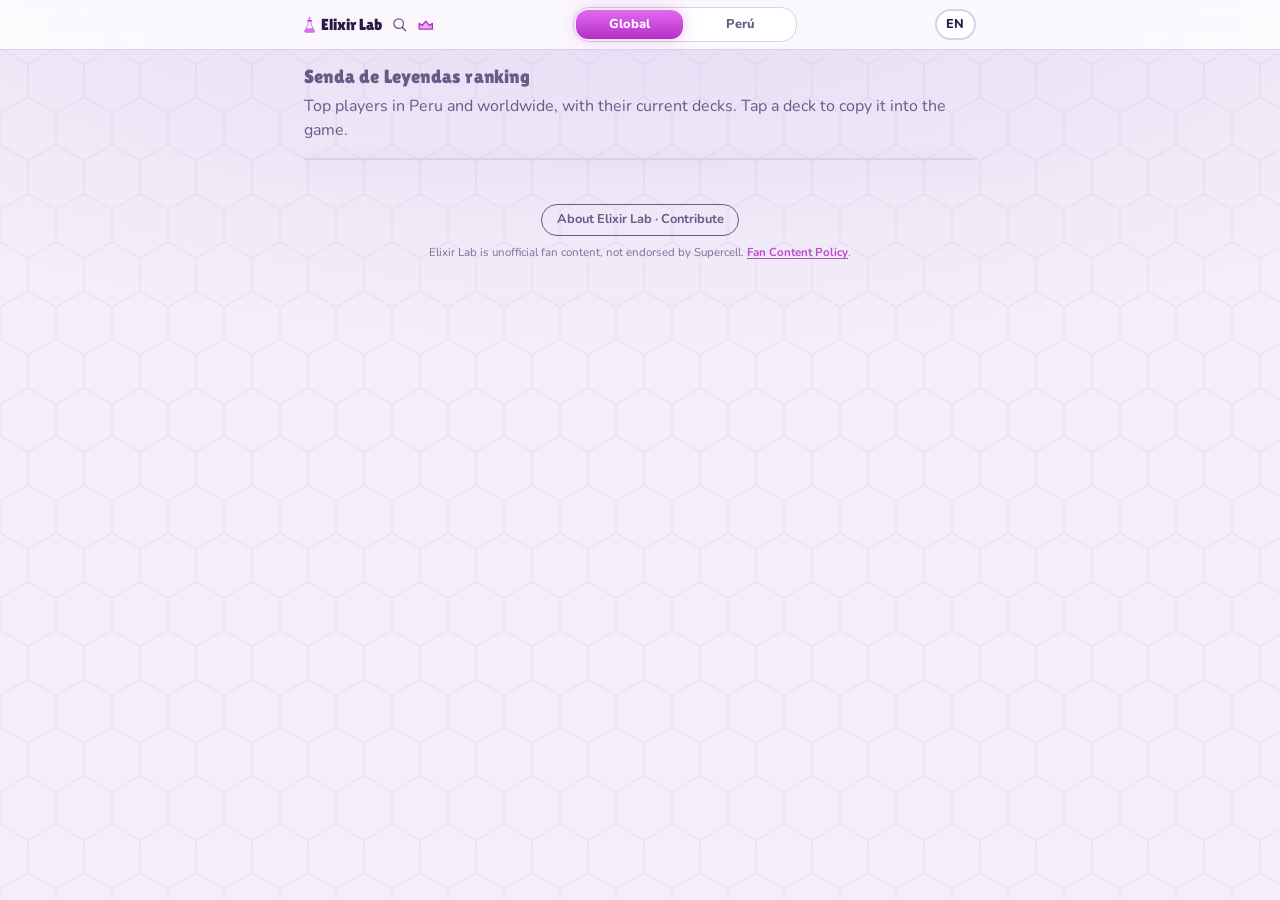
<file: docs/ranking.html>
<!doctype html>
<html lang="es">
<head>
<meta charset="utf-8">
<meta name="viewport" content="width=device-width, initial-scale=1, viewport-fit=cover">
<title>Ranking de Senda de Leyendas · Elixir Lab</title>
<link rel="preconnect" href="https://fonts.googleapis.com">
<link rel="preconnect" href="https://fonts.gstatic.com" crossorigin>
<link href="https://fonts.googleapis.com/css2?family=Lilita+One&family=Nunito:wght@400;600;700;800&display=swap" rel="stylesheet">
<link rel="stylesheet" href="css/jugador.css?v=67">
<link rel="stylesheet" href="css/ranking.css?v=71">
</head>
<body>
<nav id="barraFija" class="barra-fija" aria-label="Navegación">
  <div class="barra-nav">
    <a class="brand-mini" href="./"><svg class="logo-mini" viewBox="-34 -56 68 100" aria-hidden="true"><path d="M-9 -26 L-9 -6 L-30 34 C-32 39 -29 42 -24 42 L24 42 C29 42 32 39 30 34 L9 -6 L9 -26 Z" fill="none" style="stroke:var(--elixir)" stroke-width="4" stroke-linejoin="round"/><path d="M-20 18 L20 18 L28 35 C29 38 27 40 24 40 L-24 40 C-27 40 -29 38 -28 35 Z" style="fill:var(--elixir-2)"/><rect x="-14" y="-32" width="28" height="7" rx="2" style="fill:var(--elixir)"/><path d="M0 -54 C4 -48 7 -44 7 -40 C7 -36 4 -34 0 -34 C-4 -34 -7 -36 -7 -40 C-7 -44 -4 -48 0 -54 Z" style="fill:var(--elixir-2)"/></svg><span>Elixir Lab</span></a>
    <a class="nav-link" href="jugador.html" aria-label="Laboratorio" data-en-label="Lab"><svg class="nav-ico" viewBox="0 0 24 24" aria-hidden="true"><circle cx="10.5" cy="10.5" r="6.5" fill="none" stroke="currentColor" stroke-width="1.8"/><path d="M15.5 15.5 L20 20" fill="none" stroke="currentColor" stroke-width="2" stroke-linecap="round"/></svg></a>
    <a class="nav-link" href="ranking.html" aria-current="page" aria-label="Clasificación" data-en-label="Ranking"><svg class="nav-ico" viewBox="0 0 24 24" aria-hidden="true"><path d="M3 18 L3 10 7 13 12 7 17 13 21 10 21 18Z" fill="currentColor" fill-opacity=".18" stroke="currentColor" stroke-width="1.8" stroke-linejoin="round"/></svg></a>
  </div>
  <div class="pulsador pestanas barra-ambito" role="tablist" aria-label="Ámbito" data-en-label="Scope">
    <button type="button" role="tab" data-ambito="global" aria-pressed="true" aria-selected="true" data-en="Global">Global</button>
    <button type="button" role="tab" data-ambito="pe" aria-pressed="false" aria-selected="false" data-en="Perú">Perú</button>
  </div>
  <div class="barra-acciones">
    <button id="subir" class="subir" type="button" aria-label="Subir" data-en-label="Back to top" hidden><svg viewBox="0 0 24 24" width="16" height="16" fill="none" stroke="currentColor" stroke-width="1.8" stroke-linecap="round" stroke-linejoin="round" aria-hidden="true"><path d="m6 15 6-6 6 6"/></svg></button>
    <button id="idioma" class="idioma" type="button" aria-label="Change language to English" data-en-label="Cambiar el idioma a español">EN</button>
  </div>
</nav>
<main>  
  <header class="cabecera">
    <h1 data-en="Senda de Leyendas ranking">Ranking de Senda de Leyendas</h1>
    <p class="intro" data-en="Top players in Peru and worldwide, with their current decks. Tap a deck to copy it into the game.">Top de jugadores en Perú y en el mundo, con los mazos que usan ahora. Pulsa un mazo para copiarlo al juego.</p>
    <p id="foto" class="foto"></p>
  </header>

  <section id="ranking">
  <div class="tabla-envoltorio">
    <div class="ranking-cabecera">
      <span data-en="Pos.">Puesto</span>
      <span data-en="Move">Mov.</span>
      <span data-en="Player">Jugador</span>
      <span>Rating</span>
      <span data-en="Clan">Clan</span>
    </div>
    <div id="tabla-ranking"></div>
  </div>
  <div class="paginado">
    <p id="contador" class="contador"></p>
    <button id="verMasRanking" class="ver-mas" type="button" data-en="Show more" hidden>Ver más</button>
  </div>
</section>

  <footer class="pie">
    <a class="pie-acerca" href="index.html?acerca=1" data-en="About Elixir Lab · Contribute">Acerca de Elixir Lab · Colabora</a>
    <p class="pie-legal"><span data-en="Elixir Lab is unofficial fan content, not endorsed by Supercell.">Elixir Lab es contenido no oficial y no está respaldado por Supercell.</span> <a href="https://www.supercell.com/fan-content-policy" target="_blank" rel="noopener" data-en="Fan Content Policy">Política de contenido de fans</a>.</p>
</footer>
</main>
<script src="js/ranking.js?v=67" type="module"></script>
<script src="js/i18n.js?v=10" type="module"></script>
<script type="module">
  import { aplicar, alternar } from './js/i18n.js?v=8';
  aplicar();
  document.getElementById('idioma').addEventListener('click', alternar);
</script>
</body>
</html>
</file>
<file: docs/css/jugador.css>
:root{
  --bg:#F3EEF8; --surface:#FFFFFF; --ink:#2A1846; --muted:#6B5A86;
  --elixir:#B52FC7; --elixir-2:#E06AF0; --gold:#C98A12; --ok:#1E9A5A; --bad:#D2344A;
  --line:#DCCFEA; --track:#E7DCF2;
  --glass:rgba(255,255,255,.78); --glow:rgba(181,47,199,.28); --bg2:#E6D9F5; --hex:url("data:image/svg+xml,%3Csvg%20xmlns%3D%22http%3A//www.w3.org/2000/svg%22%20width%3D%2256%22%20height%3D%2297%22%20viewBox%3D%220%200%2056%2097%22%3E%3Cpath%20d%3D%22M28%200%20L56%2016%20L56%2048%20L28%2064%20L0%2048%20L0%2016%20Z%20M28%2064%20L28%2097%22%20fill%3D%22none%22%20stroke%3D%22rgba%28120%2C70%2C170%2C0.10%29%22%20stroke-width%3D%221%22/%3E%3C/svg%3E");
  color-scheme: light;
  box-sizing:border-box;
  padding-top:env(safe-area-inset-top,0px);
  padding-bottom:env(safe-area-inset-bottom,0px);
}
@media (prefers-color-scheme: dark){
  :root:not([data-theme="light"]){
    --bg:#170D27; --surface:#241638; --ink:#F2EAFB; --muted:#B4A3CC;
    --elixir:#D255E4; --elixir-2:#F08CFB; --gold:#F2C14E; --ok:#4FD18C; --bad:#FF6B7D;
    --line:#3A2754; --track:#33224B;
    --glass:rgba(36,22,56,.72); --glow:rgba(210,85,228,.38); --bg2:#2E1650; --hex:url("data:image/svg+xml,%3Csvg%20xmlns%3D%22http%3A//www.w3.org/2000/svg%22%20width%3D%2256%22%20height%3D%2297%22%20viewBox%3D%220%200%2056%2097%22%3E%3Cpath%20d%3D%22M28%200%20L56%2016%20L56%2048%20L28%2064%20L0%2048%20L0%2016%20Z%20M28%2064%20L28%2097%22%20fill%3D%22none%22%20stroke%3D%22rgba%28200%2C150%2C255%2C0.07%29%22%20stroke-width%3D%221%22/%3E%3C/svg%3E");
    color-scheme: dark;
  }
}
:root[data-theme="dark"]{
  --bg:#170D27; --surface:#241638; --ink:#F2EAFB; --muted:#B4A3CC;
  --elixir:#D255E4; --elixir-2:#F08CFB; --gold:#F2C14E; --ok:#4FD18C; --bad:#FF6B7D;
  --line:#3A2754; --track:#33224B;
  --glass:rgba(36,22,56,.72); --glow:rgba(210,85,228,.38); --bg2:#2E1650; --hex:url("data:image/svg+xml,%3Csvg%20xmlns%3D%22http%3A//www.w3.org/2000/svg%22%20width%3D%2256%22%20height%3D%2297%22%20viewBox%3D%220%200%2056%2097%22%3E%3Cpath%20d%3D%22M28%200%20L56%2016%20L56%2048%20L28%2064%20L0%2048%20L0%2016%20Z%20M28%2064%20L28%2097%22%20fill%3D%22none%22%20stroke%3D%22rgba%28200%2C150%2C255%2C0.07%29%22%20stroke-width%3D%221%22/%3E%3C/svg%3E");
  color-scheme: dark;
}

/* ===== Base compartida con Elixir Lab ===== */
*,*::before,*::after{box-sizing:inherit}
html{height:100%;scroll-padding-top:env(safe-area-inset-top,0px)}
body{margin:0;min-height:100%;background-color:var(--bg);background-image:var(--hex),radial-gradient(120% 70% at 50% -10%,var(--bg2),var(--bg) 70%);background-attachment:fixed;color:var(--ink);
  font-family:"Nunito",system-ui,-apple-system,"Segoe UI",sans-serif;line-height:1.5}
main{max-width:30rem;margin:0 auto;padding:1.25rem 1rem 2rem}
h1,h2,h3,.display{font-family:"Lilita One","Arial Rounded MT Bold","Trebuchet MS",sans-serif;font-weight:400;letter-spacing:.01em;margin:0}
h1{font-size:1.2rem;line-height:1.25;color:var(--muted);margin:0 0 .35rem}
h2{font-size:1.6rem;line-height:1.15}
h3{font-size:1.15rem;margin-bottom:.15rem}
p{margin:.25rem 0 1rem;color:var(--muted)}
:focus-visible{outline:3px solid var(--elixir-2);outline-offset:2px}

/* ===== Tokens de las gráficas (derivados del Lab) ===== */
:root{
  --dato:var(--elixir); --ref:var(--gold); --superficie:var(--surface); --superficie-2:var(--track);
  --texto:var(--ink); --texto-suave:var(--muted); --borde:var(--line);
  --rejilla:var(--track); --separador:var(--line); --vacio:var(--track); --bisel:var(--ink);
  --neutro:#E3D7EE;
  --franja-tilt:rgba(210,52,74,.13); --tinta-tilt:var(--bad);
  --franja-buena:rgba(30,154,90,.13); --tinta-buena:var(--ok);
  --franja-mala:rgba(107,90,134,.14); --tinta-mala:var(--muted);
}
@media (prefers-color-scheme: dark){
  :root:not([data-theme="light"]){
    --neutro:#45335E; --bisel:#B4A3CC;
    --franja-tilt:rgba(255,107,125,.16); --franja-buena:rgba(79,209,140,.14); --franja-mala:rgba(180,163,204,.14);
  }
}

/* ===== Cabecera ===== */
.brand{display:flex;align-items:center;gap:.45rem;font-family:"Lilita One","Arial Rounded MT Bold",sans-serif;font-size:1.35rem;color:var(--ink);text-decoration:none}
.brand .logo{width:1.05em;height:1.55em;flex:none;overflow:visible}
.brand:hover{color:var(--elixir)}

/* ===== Buscador ===== */
.buscador{display:flex;gap:.5rem;margin:.5rem 0 0}
.buscador input{flex:1;min-width:0;font:inherit;font-weight:800;font-size:1.05rem;letter-spacing:.04em;
  padding:.8rem .9rem;border:2px solid var(--line);border-radius:1rem;background:var(--surface);color:var(--ink)}
.buscador input:focus{border-color:var(--elixir);outline:none;box-shadow:0 0 0 4px var(--glow)}
.btn{border:0;border-radius:1rem;padding:.8rem 1.1rem;font:inherit;font-weight:800;font-size:1rem;cursor:pointer;
  background:var(--elixir);color:#fff}
.btn:disabled{opacity:.6;cursor:progress}
.error{color:var(--bad);font-weight:700;margin:.75rem 0 0}
.oculto{position:absolute;width:1px;height:1px;overflow:hidden;clip:rect(0 0 0 0)}

/* ===== Seguidos ===== */
.atajos{display:flex;flex-wrap:wrap;gap:.4rem;margin:.75rem 0 0}
.atajos button{border:1.5px solid var(--line);background:var(--surface);color:var(--ink);font:inherit;font-weight:700;font-size:.85rem;
  padding:.3rem .75rem;border-radius:999px;cursor:pointer}
.atajos button[aria-current="true"]{border-color:var(--elixir);color:var(--elixir)}
.jugador-fila{display:flex;align-items:center;justify-content:space-between;gap:.75rem}
.identidad{display:flex;align-items:center;gap:.75rem;min-width:0}
.liga-bloque{display:flex;flex-direction:column;align-items:center;flex:none;color:var(--ink)}
.liga-bloque[hidden]{display:none}
.escudo{width:3.4rem;height:auto;display:block}
.liga-texto{font-size:.68rem;font-weight:700;color:var(--muted);line-height:1;margin-top:.25rem;letter-spacing:.02em}
.nombre-bloque{min-width:0}
.nombre-bloque h2{overflow-wrap:anywhere;font-size:1.15rem;line-height:1.2;white-space:nowrap;overflow:hidden;text-overflow:ellipsis}
.rango{font-size:.85rem;font-weight:700;color:var(--muted);margin-top:.15rem}
.modos{display:flex;flex-wrap:wrap;gap:.4rem;margin:0 0 .75rem}
.modos button{border:1.5px solid var(--line);background:var(--surface);color:var(--muted);font:inherit;font-weight:700;font-size:.85rem;padding:.3rem .75rem;border-radius:999px;cursor:pointer}
.modos button[aria-pressed="true"]{border-color:var(--elixir);color:var(--elixir)}
.vacio{list-style:none;color:var(--muted);font-size:.9rem;padding:.75rem 0}
.seguir{flex:none;border:2px solid var(--elixir);background:transparent;color:var(--elixir);font:inherit;font-weight:800;
  padding:.4rem .9rem;border-radius:999px;cursor:pointer}
.seguir[aria-pressed="true"]{background:var(--elixir);color:#fff}
.seguir,.fijar{display:inline-flex;align-items:center;gap:.3rem}
.seguir .icono,.fijar .icono{width:1.05rem;height:1.05rem;flex:none}
/* en móvil, solo iconos: el nombre tiene todo el ancho */
@media (max-width:600px){
  .identidad{flex:1;min-width:0}
  .nombre-bloque{min-width:0}
  .acciones{gap:.35rem}
  .fijar,.seguir{padding:.4rem;width:2.3rem;height:2.3rem;justify-content:center;border-width:1.5px}
  .fijar span,.seguir span{display:none}
}
.panel{background:var(--surface);border:2px solid var(--elixir);border-radius:1.25rem;padding:.9rem 1rem;margin:.75rem 0 1rem}
.panel p{color:var(--ink);font-size:.9rem}
.panel-lista{display:flex;flex-direction:column;gap:.35rem;margin:.25rem 0 .5rem}
.panel-lista button{display:flex;justify-content:space-between;border:1.5px solid var(--line);background:var(--surface);color:var(--ink);
  font:inherit;font-weight:700;padding:.45rem .75rem;border-radius:.75rem;cursor:pointer}
.enlace{border:0;background:none;color:var(--muted);font:inherit;font-weight:700;cursor:pointer;padding:.25rem 0;text-decoration:underline}

/* ===== Jugador y estado ===== */
.jugador{margin:1.75rem 0 .25rem}
.jugador p{margin:0}
/* estado: la barra de elixir se llena hasta el % de victorias de las últimas 10 */
.estado{margin:.75rem 0 1rem;padding:.7rem 1rem;border-radius:1.25rem;border:2px solid var(--line);
  background:linear-gradient(90deg,color-mix(in srgb,var(--elixir-2) 22%,transparent),color-mix(in srgb,var(--elixir) 14%,transparent) var(--lleno),transparent var(--lleno)),var(--glass);
  -webkit-backdrop-filter:blur(8px);backdrop-filter:blur(8px)}
.estado p{margin:0}
.estado-titulo{font-family:"Lilita One","Arial Rounded MT Bold",sans-serif;font-size:1.05rem;line-height:1.2;color:var(--ink)}
.estado-texto{font-size:.85rem;color:var(--muted);margin-top:.1rem!important}
.estado[data-tono="bien"]{border-color:color-mix(in srgb,var(--ok) 60%,var(--line))}
.estado[data-tono="bien"] .estado-titulo{color:var(--ok)}
.estado[data-tono="aviso"]{border-color:color-mix(in srgb,var(--gold) 60%,var(--line))}
.estado[data-tono="aviso"] .estado-titulo{color:var(--gold)}
.estado[data-tono="alerta"]{border-color:color-mix(in srgb,var(--bad) 60%,var(--line))}
.estado[data-tono="alerta"] .estado-titulo{color:var(--bad)}

.resumen{display:grid;grid-template-columns:repeat(3,minmax(0,1fr));gap:.5rem;margin:0 0 1rem}
.resumen div{background:var(--surface);border:2px solid var(--line);border-radius:1rem;padding:.55rem .7rem}
.resumen dt{font-size:.78rem;font-weight:700;color:var(--muted)}
.resumen dd{margin:0;font:400 1.4rem "Lilita One","Arial Rounded MT Bold",sans-serif}
@media (max-width:500px){.resumen dd{font-size:1.05rem}.resumen dt{font-size:.68rem}.resumen div{padding:.4rem .5rem}}

/* ===== Tarjetas (mismo estilo que el Lab) ===== */
.tarjeta{background:var(--surface);border:2px solid var(--line);border-radius:1.25rem;padding:1rem 1rem 1.1rem;margin:0 0 1rem}
.tarjeta h3{margin-bottom:.35rem}

/* selector segmentado del Lab: contenedor de cristal, opción elegida rellena */
.pulsador{display:grid;grid-template-columns:repeat(auto-fit,minmax(0,1fr));gap:4px;padding:4px;margin:0 0 .7rem;border:1.5px solid var(--line);border-radius:1rem;
  background:var(--glass);-webkit-backdrop-filter:blur(8px);backdrop-filter:blur(8px)}
.pulsador button{border:0;border-radius:.75rem;background:transparent;color:var(--muted);font:inherit;font-weight:800;padding:.6rem .35rem;cursor:pointer;transition:background .15s,color .15s}
.pulsador button[aria-pressed="true"]{background:linear-gradient(180deg,var(--elixir-2),var(--elixir));color:#fff;box-shadow:0 0 16px var(--glow)}
.pulsador button.brillo:not([aria-pressed="true"]){color:var(--elixir);box-shadow:inset 0 0 0 1.5px var(--elixir),0 0 14px var(--glow)}

.leyenda{font-size:.8rem;color:var(--muted);margin:0 0 .4rem;display:flex;flex-wrap:wrap;align-items:center;gap:.25rem .8rem}
.punto{display:inline-block;width:10px;height:10px;border-radius:50%;margin-right:.3rem;vertical-align:-1px}
.punto.lleno{background:var(--elixir)}
.punto.hueco{border:2px solid var(--elixir)}
.raya{display:inline-block;width:16px;border-top:1.5px dashed var(--gold);margin-right:.3rem;vertical-align:middle}
.explica{font-size:.85rem;margin:0 0 .4rem;color:var(--ink)}
.info{position:relative;color:var(--elixir);cursor:help;font-weight:800}
.info [role="tooltip"]{visibility:hidden;opacity:0;position:absolute;right:0;top:1.4rem;width:15rem;z-index:2;
  background:var(--ink);color:var(--bg);font-weight:600;font-size:.8rem;padding:.5rem .6rem;border-radius:.6rem}
.info:hover [role="tooltip"],.info:focus [role="tooltip"]{visibility:visible;opacity:1}

.lienzo{position:relative;height:240px}
.lienzo.bajo{height:200px}
.franjas{list-style:none;padding:0;margin:.6rem 0 0;display:flex;flex-wrap:wrap;gap:.4rem}
.chip{font-size:.8rem;font-weight:800;padding:.3rem .7rem;border-radius:999px}
.chip.tilt{background:var(--franja-tilt);color:var(--bad)}
.chip.buena{background:var(--franja-buena);color:var(--ok)}
.chip.mala{background:var(--franja-mala);color:var(--muted)}

#reloj{display:block;width:100%;max-width:300px;margin:0 auto}
#reloj .sector{cursor:pointer}
.detalle{background:var(--track);border-radius:.75rem;padding:.55rem .75rem;font-size:.9rem;margin:.25rem 0 .5rem;color:var(--ink)}
.detalle .nota{color:var(--muted)}
.nota-api{font-size:.8rem;text-align:center}

footer{margin-top:2rem;font-size:.75rem;color:var(--muted);text-align:center}
footer a{color:inherit}
@media (prefers-reduced-motion: reduce){*{transition:none!important}}
.panel .error{color:var(--bad)}

/* ===== Idioma ===== */
.arriba{display:flex;align-items:center;justify-content:space-between;gap:1rem}
.idioma{border:2px solid var(--line);background:var(--surface);color:var(--ink);font:inherit;font-weight:800;padding:.35rem .7rem;border-radius:999px;cursor:pointer}

/* ===== Pestañas ===== */
.pestanas{margin:0 0 1rem}
.pestanas button.brillo:not([aria-pressed="true"]){color:var(--elixir);box-shadow:inset 0 0 0 1.5px var(--elixir),0 0 14px var(--glow);animation:pulso 1.6s ease-in-out 2}
@keyframes pulso{50%{box-shadow:inset 0 0 0 1.5px var(--elixir),0 0 22px var(--glow)}}

/* ===== Iconos ===== */
.icono{display:inline-block;vertical-align:-3px;flex:none}

/* ===== Últimas partidas ===== */
.partidas{list-style:none;padding:0;margin:.25rem 0 .25rem;display:flex;flex-direction:column;gap:.55rem}
.partida{border:2px solid var(--line);border-radius:1rem;padding:.55rem .65rem .5rem;background:var(--surface)}
.partida.gana{border-color:color-mix(in srgb,var(--elixir) 45%,var(--line))}
.partida-cabecera{display:flex;align-items:center;gap:.4rem;margin:0 0 .35rem}
.resultado{display:inline-flex;color:var(--muted)}
.partida.gana .resultado{color:var(--elixir)}
.marcador{font:400 1.1rem "Lilita One","Arial Rounded MT Bold",sans-serif;color:var(--ink)}
.partida.pierde .marcador{color:var(--muted)}
.rival{font-weight:800;flex:1;min-width:0;overflow:hidden;text-overflow:ellipsis;white-space:nowrap}
.modo{display:inline-flex;color:var(--muted)}
.cuando{font-size:.75rem;color:var(--muted);white-space:nowrap}
.ronda{font-size:.72rem;font-weight:800;color:var(--muted);margin:.35rem 0 .15rem}
.fila-mazo{display:grid;grid-template-columns:2.4rem 1fr 2.7rem;align-items:center;gap:.35rem;margin:.15rem 0}
.quien{font-size:.72rem;font-weight:800;color:var(--muted)}
.mazo{display:grid;grid-template-columns:repeat(8,minmax(0,1fr));gap:2px}
.fila-mazo.yo .mazo{opacity:.92}
.mazo img{width:100%;height:auto;display:block}
.sin-imagen{display:grid;place-items:center;aspect-ratio:5/6;border-radius:.4rem;background:var(--track);font-size:.55rem;font-weight:800}
.coste,.perdido{display:inline-flex;align-items:center;gap:.2rem;font-size:.78rem;font-weight:700;color:var(--muted);white-space:nowrap}
.partida-pie{display:flex;justify-content:flex-end;margin-top:.2rem}
@media (prefers-reduced-motion: reduce){.pestanas button.brillo{animation:none}}
.ghost-btn{display:block;width:100%;margin:.6rem 0 1rem;background:transparent;color:var(--elixir);border:2px solid var(--elixir)}
.modo{gap:.15rem;align-items:center}
.laurel-num{font-size:.75rem;font-weight:800}

/* ===== Fijar ===== */
.acciones{display:flex;gap:.4rem;flex:none}
.fijar{display:inline-flex;align-items:center;gap:.3rem;border:2px solid var(--line);background:transparent;color:var(--muted);font:inherit;font-weight:800;padding:.4rem .75rem;border-radius:999px;cursor:pointer}
.fijar[aria-pressed="true"]{border-color:var(--elixir);color:var(--elixir)}
.atajos button{display:inline-flex;align-items:center;gap:.25rem}
.atajos button.fijado{border-color:var(--elixir)}

/* ===== Estadísticas: cabecera con la muestra ===== */
.estad-cabecera{margin:0 0 .6rem}
.muestra{margin:.1rem 0 0;font-size:.85rem}

/* ===== Partidas v6 ===== */
.partida{padding:0;overflow:hidden}
.partida-abrir{display:block;width:100%;text-align:left;background:none;border:0;color:inherit;font:inherit;padding:.55rem .65rem .2rem;cursor:pointer}
.partida-abrir .partida-cabecera{margin:0}
.flecha{display:inline-flex;color:var(--muted);transition:transform .2s}
.partida.abierta .flecha{transform:rotate(180deg)}
.partida-meta{display:flex;flex-wrap:wrap;align-items:center;gap:.25rem .75rem;margin:.25rem 0 .1rem}
.meta-item{display:inline-flex;align-items:center;gap:.2rem;font-size:.75rem;font-weight:700;color:var(--muted)}
.meta-item.frecuente{color:var(--gold)}
.copas{font-size:.75rem;font-weight:800;padding:.05rem .45rem;border-radius:999px;background:var(--track);color:var(--muted)}
.copas.sube{background:color-mix(in srgb,var(--elixir) 16%,transparent);color:var(--elixir)}
.partida > .fila-mazo,.partida > .ronda{margin-left:.65rem;margin-right:.65rem}
.partida > .fila-mazo:last-of-type{margin-bottom:.55rem}
.fila-mazo.yo .quien{color:var(--elixir)}
.partida-detalle{border-top:1px solid var(--line);padding:.6rem .65rem .7rem;background:var(--track)}
.cmp-cabecera{display:flex;justify-content:space-between;font-size:.75rem;font-weight:800;margin:0 0 .35rem}
.lado-a{color:var(--elixir)} .lado-b{color:var(--muted)}
.cmp{display:grid;grid-template-columns:2.2rem 1fr auto 1fr 2.2rem;align-items:center;gap:.35rem;margin:.25rem 0;font-size:.75rem}
.cmp-val{font-weight:800;text-align:center}
.cmp-nombre{color:var(--muted);font-weight:700;white-space:nowrap;text-align:center;min-width:5.5rem}
.cmp-barras{height:6px;border-radius:3px;background:var(--surface);display:flex;overflow:hidden}
.cmp-barras:first-of-type{justify-content:flex-end}
.cmp-a{background:linear-gradient(90deg,var(--elixir),var(--elixir-2));border-radius:3px}
.cmp-b{background:var(--muted);opacity:.55;border-radius:3px}
.detalle-quien{font-size:.72rem;font-weight:800;margin:.5rem 0 .15rem}
.detalle-mazo figure{margin:0;text-align:center}
.detalle-mazo figcaption{font-size:.62rem;font-weight:800;color:var(--muted);line-height:1.1;margin-top:1px}
.detalle-mazo .sin-usar img,.detalle-mazo .sin-usar .sin-imagen{opacity:.3;filter:grayscale(.7)}
.detalle-nota{font-size:.7rem;margin:.45rem 0 .2rem}
.ver-rival{margin-top:.2rem}
.fila-mazo{grid-template-columns:3.6rem 1fr 2.7rem}
.quien{white-space:nowrap;overflow:hidden;text-overflow:ellipsis}
.partida.abierta > .fila-mazo,.partida.abierta > .ronda{display:none}
.marcador small{font-family:"Nunito",sans-serif;font-size:.7rem;font-weight:700;color:var(--muted);margin-left:.2rem}

/* ===== Barra de seguidos compacta ===== */
.atajos{align-items:center}
.pin-seguido{display:inline-flex}
.seguidos-btn{display:inline-flex;align-items:center;gap:.3rem;border:1.5px solid var(--line);background:var(--surface);color:var(--muted);font:inherit;font-weight:700;font-size:.85rem;padding:.3rem .75rem;border-radius:999px;cursor:pointer}
.seguidos-btn[aria-expanded="true"]{border-color:var(--elixir);color:var(--elixir)}
.seguidos-btn .icono{transition:transform .15s}
.seguidos-btn[aria-expanded="true"] .icono{transform:rotate(180deg)}
.seguidos-lista{display:flex;flex-wrap:wrap;gap:.4rem;width:100%}
.seguidos-lista[hidden]{display:none}

/* ===== Barra fija: logo pequeño, selector de ámbito y subir ===== */
.barra-fija{position:fixed;top:0;left:0;right:0;z-index:30;display:flex;align-items:center;justify-content:space-between;gap:.5rem;
  padding:calc(.45rem + env(safe-area-inset-top,0px)) max(1rem,env(safe-area-inset-right,0px)) .45rem max(1rem,env(safe-area-inset-left,0px));
  background:var(--glass);-webkit-backdrop-filter:blur(8px);backdrop-filter:blur(8px);border-bottom:1.5px solid var(--line)}
.brand-mini{display:flex;align-items:center;gap:.35rem;font-family:"Lilita One","Arial Rounded MT Bold",sans-serif;font-size:1rem;color:var(--ink);text-decoration:none;flex:none}
.logo-mini{width:.7rem;height:1.05rem;flex:none;overflow:visible}
.barra-acciones{display:flex;align-items:center;gap:.4rem;flex:none}
.barra-ambito{margin:0;padding:2px;min-width:0;width:auto;flex:1 1 auto;max-width:14rem}
.barra-ambito button{padding:.3rem .6rem;font-size:.8rem}
.subir{width:2rem;height:2rem;display:grid;place-items:center;border:1.5px solid var(--line);background:var(--surface);color:var(--ink);border-radius:999px;cursor:pointer;padding:0}
.subir[hidden]{display:none}
.barra-fija + main{padding-top:4rem}
.barra-fija .idioma{font-size:.8rem;padding:.25rem .6rem}

/* ===== Contador y "Ver más" de las listas largas ===== */
.paginado{display:flex;flex-direction:column;align-items:center;gap:.5rem;margin:.75rem 0 .5rem}
.contador{font-size:.8rem;color:var(--muted);margin:0}
.ver-mas{border:1.5px solid var(--elixir);background:transparent;color:var(--elixir);font:inherit;font-weight:800;padding:.4rem 1.1rem;border-radius:999px;cursor:pointer}
.ver-mas[hidden]{display:none}

/* ===== Pantalla ancha: la misma anchura en jugador y ranking; estadísticas en dos columnas ===== */
@media (min-width:720px){
  main{max-width:44rem}
  .barra-fija{padding-left:max(1rem,calc((100vw - 44rem) / 2 + 1rem));padding-right:max(1rem,calc((100vw - 44rem) / 2 + 1rem))}
  /* en escritorio: columna única con buen ancho, sin grid de dos columnas */
}

/* ===== Ampliar la gráfica de tendencia (solo pantalla ancha) ===== */

@media (min-width:720px){
}

/* ===== Copiar mazo desde el desplegable de una partida ===== */
.copiar-fila{display:flex;align-items:center;gap:.7rem;margin:.35rem 0 .6rem}
.copiar-mazo{display:inline-flex;align-items:center;justify-content:center;border:1.5px solid transparent;background:transparent;color:var(--muted);font:inherit;padding:.25rem .35rem;border-radius:.5rem;cursor:pointer;transition:color .15s,border-color .15s;flex:none}
.copiar-juego{display:inline-flex;align-items:center;gap:.35rem;font-size:.8rem;font-weight:700;color:var(--muted);text-decoration:none}
.copiar-juego:hover{color:var(--ink)}
.copiar-mazo:hover{color:var(--ink)}
.copiar-mazo.copiado{color:var(--elixir);border-color:var(--elixir)}
.copiar-nota{font-size:.75rem;color:var(--muted);margin:.25rem 0 .5rem}

/* ===== Navegación en la barra fija ===== */
.barra-nav{display:flex;align-items:center;gap:.55rem;flex:none}
.nav-link{display:flex;align-items:center;color:var(--muted);text-decoration:none;transition:color .15s;flex:none}
.nav-link:hover{color:var(--ink)}
.nav-link[aria-current="page"]{color:var(--elixir)}
.nav-link[aria-current="page"] .nav-ico [fill-opacity]{fill-opacity:.35}
.nav-ico{width:1.1rem;height:1.1rem;flex:none;display:block}

/* ===== Compartir perfil ===== */
.compartir{display:inline-flex;align-items:center;justify-content:center;border:1.5px solid var(--line);background:var(--surface);color:var(--muted);border-radius:999px;padding:.35rem;cursor:pointer;flex:none;transition:color .15s,border-color .15s}
.compartir:hover{color:var(--ink)}
.compartir.copiado{color:var(--elixir);border-color:var(--elixir)}
.compartir[hidden]{display:none}
.compartir .icono{width:1.1rem;height:1.1rem}

/* ===== Indicadores compactos (cerradas, rendiciones, cambio de mazo) ===== */
.indicadores-fila{display:flex;gap:1rem;flex-wrap:wrap}
.indicador{flex:1;min-width:6rem;text-align:center}
.indicador-label{display:block;font-size:.72rem;font-weight:700;color:var(--muted);letter-spacing:.03em;margin-bottom:.2rem}
.indicador-valor{font-family:'Lilita One',sans-serif;font-size:1.6rem;line-height:1}

/* ===== Rendimiento por posición en sesión ===== */
.tabla-posicion{display:flex;flex-direction:column;gap:.35rem}
.pos-fila{display:flex;align-items:center;gap:.5rem}
.pos-label{width:3.5rem;font-size:.8rem;font-weight:700;color:var(--muted);flex:none}
.pos-n{width:2rem;font-size:.72rem;color:var(--muted);text-align:right;flex:none}
.pos-bar-track{flex:1;height:1.2rem;background:var(--line);border-radius:.35rem;overflow:hidden}
.pos-bar-fill{height:100%;border-radius:.35rem;transition:width .3s}
.pos-bar-fill.ok{background:linear-gradient(90deg,var(--ok),color-mix(in srgb,var(--ok) 70%,var(--gold)))}
.pos-bar-fill.mid{background:linear-gradient(90deg,var(--gold),color-mix(in srgb,var(--gold) 70%,var(--ok)))}
.pos-bar-fill.bad{background:linear-gradient(90deg,var(--bad),color-mix(in srgb,var(--bad) 70%,var(--gold)))}
.pos-bar-fill.muted{background:var(--muted)}
.pos-wr{width:3rem;font-size:.82rem;font-weight:800;text-align:right;flex:none}
.pos-wr.ok{color:var(--ok)}
.pos-wr.mid{color:var(--gold)}
.pos-wr.bad{color:var(--bad)}

/* ===== Pesadillas y fortalezas ===== */
.pesadillas-cols{display:grid;grid-template-columns:1fr 1fr;gap:1rem}
@media (max-width:500px){.pesadillas-cols{grid-template-columns:1fr}}
.pesadillas-cols h4{font-size:.85rem;font-weight:800;margin-bottom:.5rem;color:var(--muted)}
.matchups{display:flex;flex-direction:column;gap:.3rem}
.mu-item{display:flex;align-items:center;gap:.45rem;padding:.3rem .5rem;border-radius:.5rem;position:relative;overflow:hidden}
.mu-heat{position:absolute;inset:0;border-radius:.5rem;z-index:0;pointer-events:none;background:linear-gradient(90deg,transparent,var(--elixir))}
.mu-ico{width:1.6rem;height:1.6rem;flex:none;position:relative;z-index:1;border-radius:.25rem}
.mu-name{font-size:.8rem;font-weight:700;flex:1;position:relative;z-index:1;overflow:hidden;text-overflow:ellipsis;white-space:nowrap}
.mu-wr{font-size:.8rem;font-weight:800;width:2.5rem;text-align:right;flex:none;position:relative;z-index:1}
.mu-wr.bad{color:var(--bad)}.mu-wr.mid{color:var(--gold)}.mu-wr.ok{color:var(--ok)}
.mu-n{font-size:.7rem;color:var(--muted);width:2rem;text-align:right;flex:none;position:relative;z-index:1}

/* ===== Elixir: flecha de tendencia y detalle victorias/derrotas ===== */
.tendencia{font-size:.85rem;margin-left:.2rem}
.tendencia.ok{color:var(--ok)}
.tendencia.bad{color:var(--bad)}
.tendencia.mid{color:var(--gold)}
.detalle-elixir{font-size:.55rem;color:var(--muted);font-weight:600;margin-top:.1rem;letter-spacing:.02em;opacity:.65}
@media (max-width:500px){.detalle-elixir{display:none}}

/* ===== Leyenda del mapa de calor ===== */
.leyenda-calor{display:flex;align-items:center;gap:.5rem;margin-bottom:.6rem}
.calor-barra{width:5rem;height:.55rem;border-radius:.25rem;background:linear-gradient(90deg,transparent,var(--elixir));flex:none}
.calor-texto{font-size:.72rem;color:var(--muted);font-weight:600}

/* ===== Navegación de páginas de la gráfica ===== */
.nav-grafica{display:flex;align-items:center;justify-content:center;gap:.75rem;margin-top:.5rem}
.nav-grafica button{border:1.5px solid var(--line);background:var(--surface);color:var(--muted);font:inherit;font-weight:700;font-size:.8rem;padding:.3rem .7rem;border-radius:999px;cursor:pointer}
.nav-grafica button:hover:not(:disabled){color:var(--ink);border-color:var(--ink)}
.nav-grafica button:disabled{opacity:.35;cursor:default}
.graf-pagina{font-size:.78rem;color:var(--muted);font-weight:700;min-width:3rem;text-align:center}
.nav-grafica[hidden]{display:none}

/* ===== Pestaña Mazos: vista compacta con desplegable ===== */
#vistaMazos:not([hidden]){display:flex;flex-direction:column;gap:.25rem}
.mc-item{display:flex;flex-direction:column;gap:.35rem;padding:.6rem .7rem;border-radius:.75rem;background:var(--surface);cursor:pointer;transition:background .15s}
.mc-item:hover{background:color-mix(in srgb,var(--surface) 60%,var(--elixir))}
.mc-fila1{display:flex;align-items:center;gap:.5rem}
.mc-letra{font-family:'Lilita One',sans-serif;font-size:1.5rem;width:1.6rem;text-align:center;flex:none;line-height:1}
.mc-letra.s{color:var(--gold)}
.mc-letra.a{color:var(--ok)}
.mc-letra.b{color:var(--elixir)}
.mc-letra.c{color:var(--muted)}
.mc-cartas{display:flex;gap:.2rem;flex:1;flex-wrap:wrap}
.mc-ico{width:2rem;height:2rem;border-radius:.25rem;flex:none}
.mc-falta{display:inline-flex;align-items:center;justify-content:center;background:var(--line);font-size:.7rem;color:var(--muted);width:2rem;height:2rem}
.mc-flecha{color:var(--muted);flex:none;transition:transform .2s}
.mc-item.abierto .mc-flecha{transform:rotate(180deg)}
.mc-fila2{display:flex;align-items:center;gap:.5rem}
.mc-barra-wrap{flex:1;height:.5rem;background:var(--line);border-radius:.25rem;overflow:hidden}
.mc-barra{height:100%;border-radius:.25rem;transition:width .3s}
.mc-barra.ok{background:var(--ok)}
.mc-barra.mid{background:var(--gold)}
.mc-barra.bad{background:var(--bad)}
.mc-wr{font-size:.82rem;font-weight:800;flex:none}
.mc-n{font-size:.72rem;color:var(--muted);flex:none}
.mc-detalle{background:var(--surface);border-radius:0 0 .75rem .75rem;margin-top:-.25rem;padding:.6rem .7rem .7rem;border-top:1px solid var(--line)}
.mc-detalle[hidden]{display:none}
.mc-det-grid{display:grid;grid-template-columns:1fr 1fr 1fr;gap:.4rem .6rem}
.mc-det-label{font-size:.7rem;font-weight:700;color:var(--muted);display:block}
.mc-det-val{font-size:.85rem;font-weight:800}
.mc-filtrar{display:block;width:100%;margin-top:.5rem;border:1.5px solid var(--elixir);background:transparent;color:var(--elixir);font:inherit;font-weight:800;font-size:.82rem;padding:.4rem;border-radius:999px;cursor:pointer}

/* ===== Toggle pesadillas/fortalezas en móvil ===== */
.mu-toggle{display:none;margin-bottom:.5rem}
@media (max-width:500px){
  .mu-toggle{display:grid;grid-template-columns:1fr 1fr;gap:4px;padding:4px;border:1.5px solid var(--line);border-radius:1rem;background:var(--surface)}
  .mu-toggle button{border:0;background:transparent;color:var(--muted);font:inherit;font-weight:800;font-size:.85rem;padding:.4rem;border-radius:.75rem;cursor:pointer}
  .mu-toggle button[aria-pressed="true"]{background:var(--elixir);color:#fff}
  .mu-oculto-movil{display:none}
  .pesadillas-cols h4{display:none}
}

/* ===== Chip de mazo filtrado ===== */
.chip-mazo{display:flex;align-items:center;gap:.35rem;padding:.3rem .6rem;border-radius:999px;background:var(--surface);border:1.5px solid var(--elixir);margin-bottom:.5rem;flex-wrap:nowrap}
.chip-mazo[hidden]{display:none}
.chip-mazo-ico{width:1.2rem;height:1.2rem;border-radius:.15rem}
.chip-mazo-txt{font-size:.78rem;font-weight:700;color:var(--elixir);flex:1}
.chip-mazo-x{border:0;background:transparent;color:var(--muted);font-size:1rem;cursor:pointer;padding:0 .2rem;flex:none}

/* Sección Meta (solo perfil propio) */
.meta { margin: .75rem 0; padding: .6rem .8rem; border: 1px solid var(--borde, #2a2f3a); border-radius: 10px; font-size: .9rem; }
.meta-titulo { margin: 0 0 .4rem; font-size: .95rem; }
.meta-fila { display: flex; align-items: center; gap: .75rem; flex-wrap: wrap; }
.meta-escalon { display: inline-flex; align-items: center; gap: .4rem; }
.meta-escalon select { font: inherit; padding: .15rem .35rem; border-radius: 6px; }
.meta-pasos, .meta-nota { opacity: .75; }
.meta-proy { margin: .4rem 0; padding-left: 1.1rem; }
.meta-linea { margin: .3rem 0; }
.meta-etiqueta { font-weight: 700; margin-right: .3rem; }

/* Meta v51: acordeón, vía de escalones, mazo en iconos */
.meta-det > summary { cursor: pointer; list-style: none; display: flex; gap: .6rem; align-items: baseline; flex-wrap: wrap; }
.meta-det > summary::-webkit-details-marker { display: none; }
.meta-resumen { opacity: .75; font-size: .85rem; }
.segs { display: grid; grid-template-columns: repeat(var(--n), 1fr); gap: 3px; margin: .4rem 0; }
.seg { height: 10px; border-radius: 4px; background: var(--borde, #2a2f3a); }
.seg.lleno { background: var(--elixir, #b44fd9); opacity: .55; }
.seg.actual { background: var(--elixir, #b44fd9); outline: 2px solid var(--elixir, #b44fd9); outline-offset: 2px; }
.segs.manual .seg.actual { background: transparent; border: 2px dashed var(--elixir, #b44fd9); outline: none; }
.via-info { display: flex; align-items: center; gap: .5rem; font-size: .85rem; }
.via-origen { opacity: .7; font-style: italic; }
.lapiz { background: none; border: 1px solid var(--borde, #2a2f3a); border-radius: 6px; padding: .15rem .3rem; cursor: pointer; color: inherit; }
.meta-select { font: inherit; margin-top: .3rem; padding: .15rem .35rem; border-radius: 6px; }
.barra-meta, .barra-wr { display: block; height: 6px; border-radius: 3px; background: var(--borde, #2a2f3a); overflow: hidden; }
.barra-meta > span, .barra-wr > span { display: block; height: 100%; background: var(--elixir, #b44fd9); }
.rec { margin: .5rem 0; }
.rec-cartas { display: flex; flex-wrap: wrap; gap: .25rem; margin: .3rem 0; }
.mz-ico img { width: 28px; height: 28px; }
.rec-wr { display: flex; align-items: center; gap: .5rem; font-size: .85rem; }
.rec-wr .barra-wr { width: 90px; flex-shrink: 0; }

/* W/L bajo Elixir perdido: más pequeño y discreto que la cifra principal */
.resumen dd.detalle-elixir{font-family:inherit;font-size:.62rem;font-weight:600;color:var(--muted);opacity:.7;margin-top:.15rem;letter-spacing:.02em}

/* ===== Meta v56: panel tipo HUD ===== */
.meta-det { background: var(--surface); border: 2px solid var(--line); border-radius: 1.25rem; padding: .7rem .9rem; margin: .75rem 0; }
.meta-det > summary { cursor: pointer; list-style: none; display: flex; align-items: baseline; gap: .6rem; flex-wrap: wrap; }
.meta-det > summary::-webkit-details-marker { display: none; }
.meta-det > summary::after { content: "▾"; margin-left: auto; opacity: .6; transition: transform .2s; }
.meta-det[open] > summary::after { transform: rotate(180deg); }
.hud-lbl { font-size: .72rem; font-weight: 700; letter-spacing: .08em; text-transform: uppercase; color: var(--muted); }
.meta-resumen { font-size: .85rem; opacity: .8; }
.meta-hud { margin-top: .8rem; display: flex; flex-direction: column; gap: .7rem; }
.hud-top { display: flex; justify-content: space-between; align-items: flex-end; gap: .75rem; flex-wrap: wrap; }
.hud-big { display: flex; flex-direction: column; }
.hud-num { font: 400 2.4rem/1 "Lilita One", "Arial Rounded MT Bold", sans-serif; color: var(--elixir); }
.hud-escalon { display: flex; align-items: center; gap: .4rem; flex-wrap: wrap; }
.chip-esc { font-weight: 800; font-size: .8rem; padding: .25rem .6rem; border-radius: 999px; background: var(--elixir); color: #fff; }
.chip-origen { font-size: .72rem; padding: .2rem .5rem; border-radius: 999px; border: 1px solid var(--line); color: var(--muted); }
.chip-origen.manual { border: 1px dashed var(--elixir); color: var(--elixir); }
.segs { display: grid; grid-template-columns: repeat(var(--n), 1fr); gap: 4px; }
.seg { height: 10px; border-radius: 4px; background: var(--line); }
.seg.lleno { background: var(--elixir); opacity: .55; }
.seg.actual { background: var(--elixir); box-shadow: 0 0 0 2px var(--surface), 0 0 0 4px var(--elixir); }
.segs.manual .seg.actual { background: transparent; border: 2px dashed var(--elixir); box-shadow: none; }
.barra-meta { height: 6px; border-radius: 999px; background: var(--line); overflow: hidden; }
.barra-meta > span { display: block; height: 100%; background: linear-gradient(90deg, var(--elixir), var(--elixir-2, var(--elixir))); }
.hud-objetivo { display: flex; align-items: center; gap: .5rem; font-size: .8rem; }
.hud-grid { display: grid; grid-template-columns: repeat(auto-fit, minmax(160px, 1fr)); gap: .6rem; }
.tile { background: var(--bg, transparent); border: 2px solid var(--line); border-radius: 1rem; padding: .65rem .75rem; display: flex; flex-direction: column; gap: .3rem; text-align: center; align-items: center; }
.tile-lbl { font-size: .7rem; font-weight: 800; letter-spacing: .06em; text-transform: uppercase; color: var(--muted); display: flex; gap: .4rem; align-items: center; flex-wrap: wrap; justify-content: center; }
.tile-val { font: 400 1.6rem/1 "Lilita One", "Arial Rounded MT Bold", sans-serif; }
.tile-det { font-size: .78rem; color: var(--muted); }
.tile-proy.destacada { border-color: var(--elixir); box-shadow: 0 0 0 3px color-mix(in srgb, var(--elixir) 25%, transparent); }
.tile-proy.destacada .tile-val { color: var(--elixir); }
.tile-rec { grid-column: 1 / -1; }
.rec-cartas { display: grid; grid-template-columns: repeat(4, 40px); gap: .35rem; justify-content: center; }
@media (min-width: 520px) { .rec-cartas { grid-template-columns: repeat(8, 40px); } }
.mz-ico img { width: 40px; height: 40px; object-fit: contain; display: block; }
.rec-pie { width: 100%; display: flex; flex-direction: column; align-items: center; gap: .3rem; }
.rec-pie .barra-wr { width: min(260px, 80%); height: 6px; border-radius: 999px; background: var(--line); overflow: hidden; display: block; }
.rec-pie .barra-wr > span { display: block; height: 100%; background: var(--elixir); }
.badge-aviso { font-size: .65rem; padding: .15rem .45rem; border-radius: 999px; background: var(--line); color: var(--muted); }
.rec-ref { font-size: .72rem; color: var(--muted); }
.meta-explica { margin: .2rem 0 0; text-align: center; }

/* ===== Meta v57: un solo contenedor, encabezado legible, iconos más grandes en PC ===== */
section.meta { border: 0; padding: 0; margin: 0; background: none; border-radius: 0; font-size: inherit; }
.meta-resumen { font-size: .95rem; opacity: 1; }
.meta-resumen strong { font: 400 1.2rem/1 "Lilita One", "Arial Rounded MT Bold", sans-serif; color: var(--elixir); margin-right: .15rem; }
.meta-mini { display: inline-block; width: 90px; height: 6px; border-radius: 999px; background: var(--line); overflow: hidden; vertical-align: middle; margin-left: .4rem; }
.meta-mini > span { display: block; height: 100%; background: var(--elixir); }
@media (min-width: 520px) {
  .rec-cartas { grid-template-columns: repeat(8, 56px); gap: .5rem; }
  .mz-ico img { width: 56px; height: 56px; }
  .tile-rec { padding: .9rem 1rem; }
}

/* ===== Pestaña Mazos v58: cuadrícula de 8 cartas, leyenda y detalle con explicación ===== */
.mz-leyenda { background: var(--surface); border: 2px solid var(--line); border-radius: 1rem; padding: .7rem .85rem; margin: 0 0 .75rem; }
.mz-leyenda-tit { margin: 0 0 .4rem; font-size: .72rem; font-weight: 800; letter-spacing: .06em; text-transform: uppercase; color: var(--muted); }
.mz-leyenda ul { list-style: none; margin: 0; padding: 0; display: flex; flex-direction: column; gap: .45rem; }
.mz-leyenda li { display: flex; align-items: center; gap: .6rem; font-size: .82rem; line-height: 1.3; }
.mz-leyenda-pie { margin: .5rem 0 0; font-size: .75rem; color: var(--muted); }
.mz-l-letra { font: 400 1.1rem/1 "Lilita One", sans-serif; width: 1.6rem; text-align: center; flex: none; color: var(--gold); }
.mz-l-letra.s { color: var(--gold); }
.mz-l-barra { width: 2.6rem; height: .45rem; border-radius: 999px; background: var(--line); flex: none; overflow: hidden; }
.mz-l-barra > span { display: block; width: 62%; height: 100%; background: var(--ok); }
.mz-l-p { width: 2.6rem; text-align: center; font-weight: 800; font-size: .8rem; color: var(--muted); flex: none; }

.mc-item { gap: .6rem; padding: .8rem .85rem; border: 2px solid var(--line); border-radius: 1rem; }
.mc-cab { display: flex; align-items: center; gap: .6rem; }
.mc-letra { width: 2.2rem; height: 2.2rem; border-radius: .6rem; display: grid; place-items: center; background: var(--line); font-size: 1.4rem; }
.mc-letra.s { background: color-mix(in srgb, var(--gold) 25%, transparent); }
.mc-letra.a { background: color-mix(in srgb, var(--ok) 25%, transparent); }
.mc-letra.b { background: color-mix(in srgb, var(--elixir) 25%, transparent); }
.mc-letra.c { background: var(--line); }
.mc-nota-bloque { display: flex; flex-direction: column; line-height: 1.1; }
.mc-nota { font: 400 1.05rem/1 "Lilita One", sans-serif; }
.mc-nota small { font-size: .7rem; opacity: .6; }
.mc-sub { font-size: .7rem; color: var(--muted); }
.mc-flecha { margin-left: auto; color: var(--muted); transition: transform .2s; }
.mc-item.abierto .mc-flecha { transform: rotate(180deg); }
.mc-cartas { display: grid; grid-template-columns: repeat(8, minmax(0, 1fr)); gap: 4px; }
.mc-ico { width: 100%; height: auto; aspect-ratio: 1 / 1; object-fit: contain; border-radius: .3rem; display: block; }
.mc-falta { display: grid; place-items: center; background: var(--line); color: var(--muted); font-size: .7rem; }
.mc-stats { display: flex; align-items: center; gap: .6rem; }
.mc-wrbox { flex: 1; display: flex; flex-direction: column; gap: .25rem; min-width: 0; }
.mc-barra-wrap { position: relative; height: .6rem; background: var(--line); border-radius: 999px; overflow: hidden; }
.mc-band { position: absolute; top: 0; bottom: 0; background: color-mix(in srgb, var(--muted) 35%, transparent); }
.mc-barra { position: absolute; left: 0; top: 0; bottom: 0; border-radius: 999px; }
.mc-wr { font-size: .8rem; font-weight: 800; }
.mc-wr small { font-weight: 600; color: var(--muted); font-size: .7rem; }
.mc-n { font-size: .72rem; color: var(--muted); white-space: nowrap; }
.mc-detalle { margin-top: -.3rem; padding: .7rem; border: 2px solid var(--line); border-top: 0; border-radius: 0 0 1rem 1rem; background: var(--surface); }
.mc-det-grid { display: grid; grid-template-columns: repeat(auto-fit, minmax(130px, 1fr)); gap: .5rem; }
.mc-tile { background: var(--bg, transparent); border: 1.5px solid var(--line); border-radius: .75rem; padding: .5rem .6rem; display: flex; flex-direction: column; gap: .15rem; }
.mc-det-label { font-size: .72rem; font-weight: 800; color: var(--muted); text-transform: uppercase; letter-spacing: .04em; }
.mc-det-val { font: 400 1.2rem/1.1 "Lilita One", sans-serif; }
.mc-det-ayuda { font-size: .7rem; color: var(--muted); line-height: 1.3; }
.mc-filtrar { margin-top: .6rem; }

/* ===== Mazos v59: botón arriba, confianza a todo el ancho, cuadrícula 2x2 ===== */
.mc-detalle .mc-filtrar { margin: 0 0 .6rem; padding: .55rem; font-size: .85rem; }
.mc-det-grid { grid-template-columns: 1fr 1fr; }
.mc-tile-full { grid-column: 1 / -1; }
.mc-tile-falta .mc-det-val { font: 800 .85rem/1.2 inherit; color: var(--muted); }
.mc-tile-falta { border-style: dashed; }
@media (min-width: 520px) {
  .mc-det-grid { grid-template-columns: repeat(4, minmax(0, 1fr)); }
}

/* Pie compartido (todas las páginas) */
.pie { margin: 2rem auto 1.5rem; max-width: 36rem; padding: 0 1rem; text-align: center; font-size: .8rem; color: var(--muted); display: flex; flex-direction: column; gap: .5rem; align-items: center; }
.pie a { color: inherit; font-weight: 700; }
.pie-autor { margin: 0; }
.pie-acerca { font: inherit; font-weight: 800; color: var(--elixir, #b44fd9); background: none; border: 1.5px solid currentColor; border-radius: 999px; padding: .35rem .9rem; cursor: pointer; text-decoration: none; }
.pie-legal { margin: 0; font-size: .72rem; opacity: .85; line-height: 1.4; }

.pie-legal a{color:var(--elixir,#b44fd9);font-weight:700;text-decoration:underline;text-underline-offset:2px;cursor:pointer}

/* Tarjeta de estado v74: cabecera con filtro activo */
.estado-cab{display:flex;align-items:center;justify-content:flex-start;margin:0 0 .35rem}
.estado-filtro{font-size:.66rem;font-weight:800;letter-spacing:.09em;text-transform:uppercase;color:var(--elixir);padding:.22rem .6rem;border-radius:999px;background:color-mix(in srgb,var(--elixir) 14%,transparent);border:1px solid color-mix(in srgb,var(--elixir) 34%,transparent);line-height:1}
.estado-filtro:empty{display:none}

/* Mazos v76: mazo recomendado por Meta, con insignia y borde destacado */
.mc-badge{margin-left:auto;font-size:.62rem;font-weight:800;letter-spacing:.08em;text-transform:uppercase;padding:.22rem .55rem;border-radius:999px;background:var(--elixir);color:#fff;line-height:1;white-space:nowrap}
.mc-flecha{margin-left:.1rem}
.mc-item.rec-recomendado{border-color:var(--elixir);box-shadow:0 0 0 3px color-mix(in srgb,var(--elixir) 22%,transparent)}
.mc-item.rec-observacion{border-style:dashed;border-color:var(--elixir)}
.mc-item.rec-observacion .mc-badge{background:transparent;color:var(--elixir);border:1.5px solid var(--elixir)}
.mz-l-badge{font-size:.6rem;font-weight:800;letter-spacing:.06em;text-transform:uppercase;padding:.2rem .5rem;border-radius:999px;background:var(--elixir);color:#fff;flex:none;white-space:nowrap}
.aviso-legal{font-size:.74rem;color:var(--muted);text-align:center;margin:.2rem 0 .8rem;line-height:1.4}
.aviso-legal a{color:var(--elixir);font-weight:700;text-decoration:underline;text-underline-offset:2px}

/* Pie v79: espacio inferior para que el botón de subir y la barra del móvil no tapen el aviso */
.pie{margin-bottom:0;padding-bottom:calc(4.5rem + env(safe-area-inset-bottom, 0px))}
</file>
<file: docs/css/ranking.css>
/* Solo lo específico del ranking. Variables y base vienen de jugador.css */

.foto{font-size:.85rem;color:var(--muted);margin:.25rem 0 .5rem}

/* ===== Ranking grid ===== */
.tabla-envoltorio{overflow-x:auto;border-radius:14px;background:var(--glass);border:1px solid var(--line);box-shadow:0 6px 20px var(--glow)}
.ranking-cabecera,.ranking-fila{display:grid;grid-template-columns:2.5rem 3rem 1fr 5.5rem minmax(0,9rem);gap:0;align-items:center}
.ranking-cabecera{padding:.45rem .6rem;border-bottom:1px solid var(--line)}
.ranking-cabecera span{font-family:"Lilita One",sans-serif;font-weight:400;font-size:.85rem;color:var(--muted);letter-spacing:.02em;padding:.1rem .2rem}
.ranking-fila{padding:.4rem .6rem;border-bottom:1px solid var(--line)}
.ranking-fila:last-of-type{border-bottom:0}
.ranking-puesto{font-family:"Lilita One",sans-serif;font-size:1.05rem;color:var(--ink)}
.ranking-jugador a{color:var(--ink);font-weight:700;text-decoration:none}
.ranking-jugador a:hover{color:var(--elixir);text-decoration:underline}
.ranking-clan{overflow:hidden;text-overflow:ellipsis;white-space:nowrap;color:var(--muted)}
.ranking-mazo{border-bottom:1px solid var(--line);padding:.4rem .6rem .8rem}

.sube{color:var(--ok);font-weight:700}
.baja{color:var(--bad);font-weight:700}
.igual{color:var(--muted)}

.ranking-fila:has(+ .ranking-mazo){border-bottom:0}
.ranking-mazo{padding:.2rem .6rem .7rem;border-bottom:2px solid var(--line)}
.ranking-mov .igual{display:none}

/* ===== Mazos ===== */
.mazo-card{background:transparent;border:none;padding:.4rem 0 .2rem;box-shadow:none}

.mazo-meta{display:flex;align-items:center;gap:.5rem;margin-bottom:.4rem}
.mazo-antiguedad{font-size:.8rem;color:var(--muted);flex:1}
.mazo-coste{font-size:.85rem;font-weight:700;color:var(--elixir);white-space:nowrap}
.mazo-copiar{display:inline-flex;align-items:center;justify-content:center;gap:.35rem;border:1.5px solid transparent;background:transparent;color:var(--muted);border-radius:.5rem;padding:.25rem .35rem;cursor:pointer;transition:color .15s,border-color .15s;flex:none;text-decoration:none}
.mazo-copiar:hover{color:var(--ink)}
.mazo-copiar.copiado{color:var(--elixir);border-color:var(--elixir)}
.mazo-juego{display:inline-flex;align-items:center;gap:.35rem;font-size:.8rem;font-weight:700;color:var(--muted);text-decoration:none}
.mazo-juego:hover{color:var(--ink)}

.cartas{display:grid;grid-template-columns:repeat(8,minmax(0,1fr));gap:.35rem}
.cartas figure{margin:0}
.cartas img{width:100%;height:auto;aspect-ratio:300/364;object-fit:contain;border-radius:8px;background:var(--track)}
.cartas figcaption{display:none}

@media (max-width:360px){
  .cartas{gap:.2rem}
}

main{max-width:44rem;margin:0 auto;padding:1.25rem 1rem 2rem}

@media (max-width:600px){
  .ranking-cabecera{display:none}
  .ranking-fila{display:grid;grid-template-columns:1fr auto auto;grid-template-rows:auto auto;gap:3px 6px;padding:10px 12px}
  .ranking-jugador{grid-column:1;grid-row:1;font-size:15px;font-weight:700;overflow:hidden;text-overflow:ellipsis;white-space:nowrap}
  .ranking-rating{grid-column:2;grid-row:1;font-size:15px;font-weight:700;white-space:nowrap}
  .ranking-mov{grid-column:3;grid-row:1;font-size:13px;white-space:nowrap;align-self:baseline}
  .ranking-puesto{grid-column:1;grid-row:2;font-size:12px;color:var(--muted)}
  .ranking-clan{grid-column:2/4;grid-row:2;font-size:11px;font-weight:400;opacity:.7;text-align:right;overflow:hidden;text-overflow:ellipsis;white-space:nowrap}
  .cartas{grid-template-columns:repeat(8,1fr);gap:3px}
  .mazo-antiguedad{font-size:11px}
  .mazo-coste{font-size:12px}
}
/* Pie compartido (todas las páginas) */
.pie { margin: 2rem auto 1.5rem; max-width: 36rem; padding: 0 1rem; text-align: center; font-size: .8rem; color: var(--muted); display: flex; flex-direction: column; gap: .5rem; align-items: center; }
.pie a { color: inherit; font-weight: 700; }
.pie-autor { margin: 0; }
.pie-acerca { font: inherit; font-weight: 800; color: var(--elixir, #b44fd9); background: none; border: 1.5px solid currentColor; border-radius: 999px; padding: .35rem .9rem; cursor: pointer; text-decoration: none; }
.pie-legal { margin: 0; font-size: .72rem; opacity: .85; line-height: 1.4; }

.pie-legal a{color:var(--elixir,#b44fd9);font-weight:700;text-decoration:underline;text-underline-offset:2px;cursor:pointer}

/* Ranking v68: rating con medalla tenue y columnas fijas en móvil */
.ranking-rating{display:inline-flex;align-items:center;justify-content:flex-end;gap:.25rem;font-variant-numeric:tabular-nums}
.ranking-medalla{width:12px;height:12px;flex:none;opacity:.5}
@media (max-width:600px){
  .ranking-fila{grid-template-columns:2rem minmax(0,1fr) 5rem 1.1rem;grid-template-rows:auto auto;column-gap:6px;row-gap:2px;align-items:center}
  .ranking-puesto{grid-column:1;grid-row:1;font-size:1rem}
  .ranking-jugador{grid-column:2;grid-row:1;min-width:0}
  .ranking-rating{grid-column:3;grid-row:1;justify-self:end;font-size:15px}
  .ranking-mov{grid-column:4;grid-row:1;justify-self:center}
  .ranking-clan{grid-column:2/5;grid-row:2;text-align:left;font-size:11px;opacity:.7}
}

/* Ranking v69: medalla del tamaño de un texto, color de la paleta, sin empujar la fila */
.ranking-rating{white-space:nowrap;line-height:1;gap:.3rem}
.ranking-rating .ranking-medalla{width:13px !important;height:13px !important;min-width:13px;max-width:13px;flex:0 0 13px;color:var(--elixir);opacity:.55;display:inline-block;vertical-align:middle}
.cabecera-rating-col{width:auto}

/* Ranking v70: medalla lila como en el juego; en PC el clan queda como dato secundario */
.ranking-rating .ranking-medalla{color:#c9a3ff !important;opacity:.9}
@media (min-width:601px){
  .ranking-fila{column-gap:.9rem}
  .ranking-clan{font-size:.78rem;font-weight:400;opacity:.65;letter-spacing:.01em}
}

/* Ranking v71: estructura tipo clasificación de juego */
.ranking-cabecera{display:none}
.ranking-fila{display:grid;grid-template-columns:2.4rem 1.6rem minmax(0,1fr) auto;grid-template-rows:auto auto;column-gap:.75rem;row-gap:.1rem;align-items:center;padding:.6rem .8rem}
.ranking-puesto{grid-column:1;grid-row:1/3;justify-self:center;width:2.2rem;height:2.2rem;display:grid;place-items:center;border-radius:.6rem;background:var(--line);font-family:"Lilita One",sans-serif;font-size:1rem;color:var(--ink)}
.ranking-fila.top1 .ranking-puesto{background:#f2c14e;color:#2a1a00}
.ranking-fila.top2 .ranking-puesto{background:#cfd6de;color:#1d2530}
.ranking-fila.top3 .ranking-puesto{background:#d08a4e;color:#2a1600}
.ranking-mov{grid-column:2;grid-row:1/3;justify-self:center;font-size:.85rem}
.ranking-jugador{grid-column:3;grid-row:1;min-width:0;font-size:.98rem}
.ranking-clan{grid-column:3;grid-row:2;min-width:0;font-size:.78rem;opacity:.65;text-align:left;overflow:hidden;text-overflow:ellipsis;white-space:nowrap}
.ranking-rating{grid-column:4;grid-row:1/3;justify-self:end;font-family:"Lilita One",sans-serif;font-size:1.25rem;font-weight:400;text-align:right;color:var(--ink)}
.ranking-mazo{padding:.2rem .8rem .8rem}

@media (max-width:600px){
  .ranking-fila{grid-template-columns:2rem 1.4rem minmax(0,1fr) auto;column-gap:.55rem;padding:.5rem .6rem}
  .ranking-puesto{width:1.9rem;height:1.9rem;font-size:.9rem}
  .ranking-jugador{font-size:.92rem}
  .ranking-rating{font-size:1.05rem}
  .ranking-clan{font-size:.7rem}
}
.aviso-legal{font-size:.74rem;color:var(--muted);text-align:center;margin:.2rem 0 .8rem;line-height:1.4}
.aviso-legal a{color:var(--elixir);font-weight:700;text-decoration:underline;text-underline-offset:2px}

/* Pie v79: espacio inferior para que el botón de subir y la barra del móvil no tapen el aviso */
.pie{margin-bottom:0;padding-bottom:calc(4.5rem + env(safe-area-inset-bottom, 0px))}
</file>
